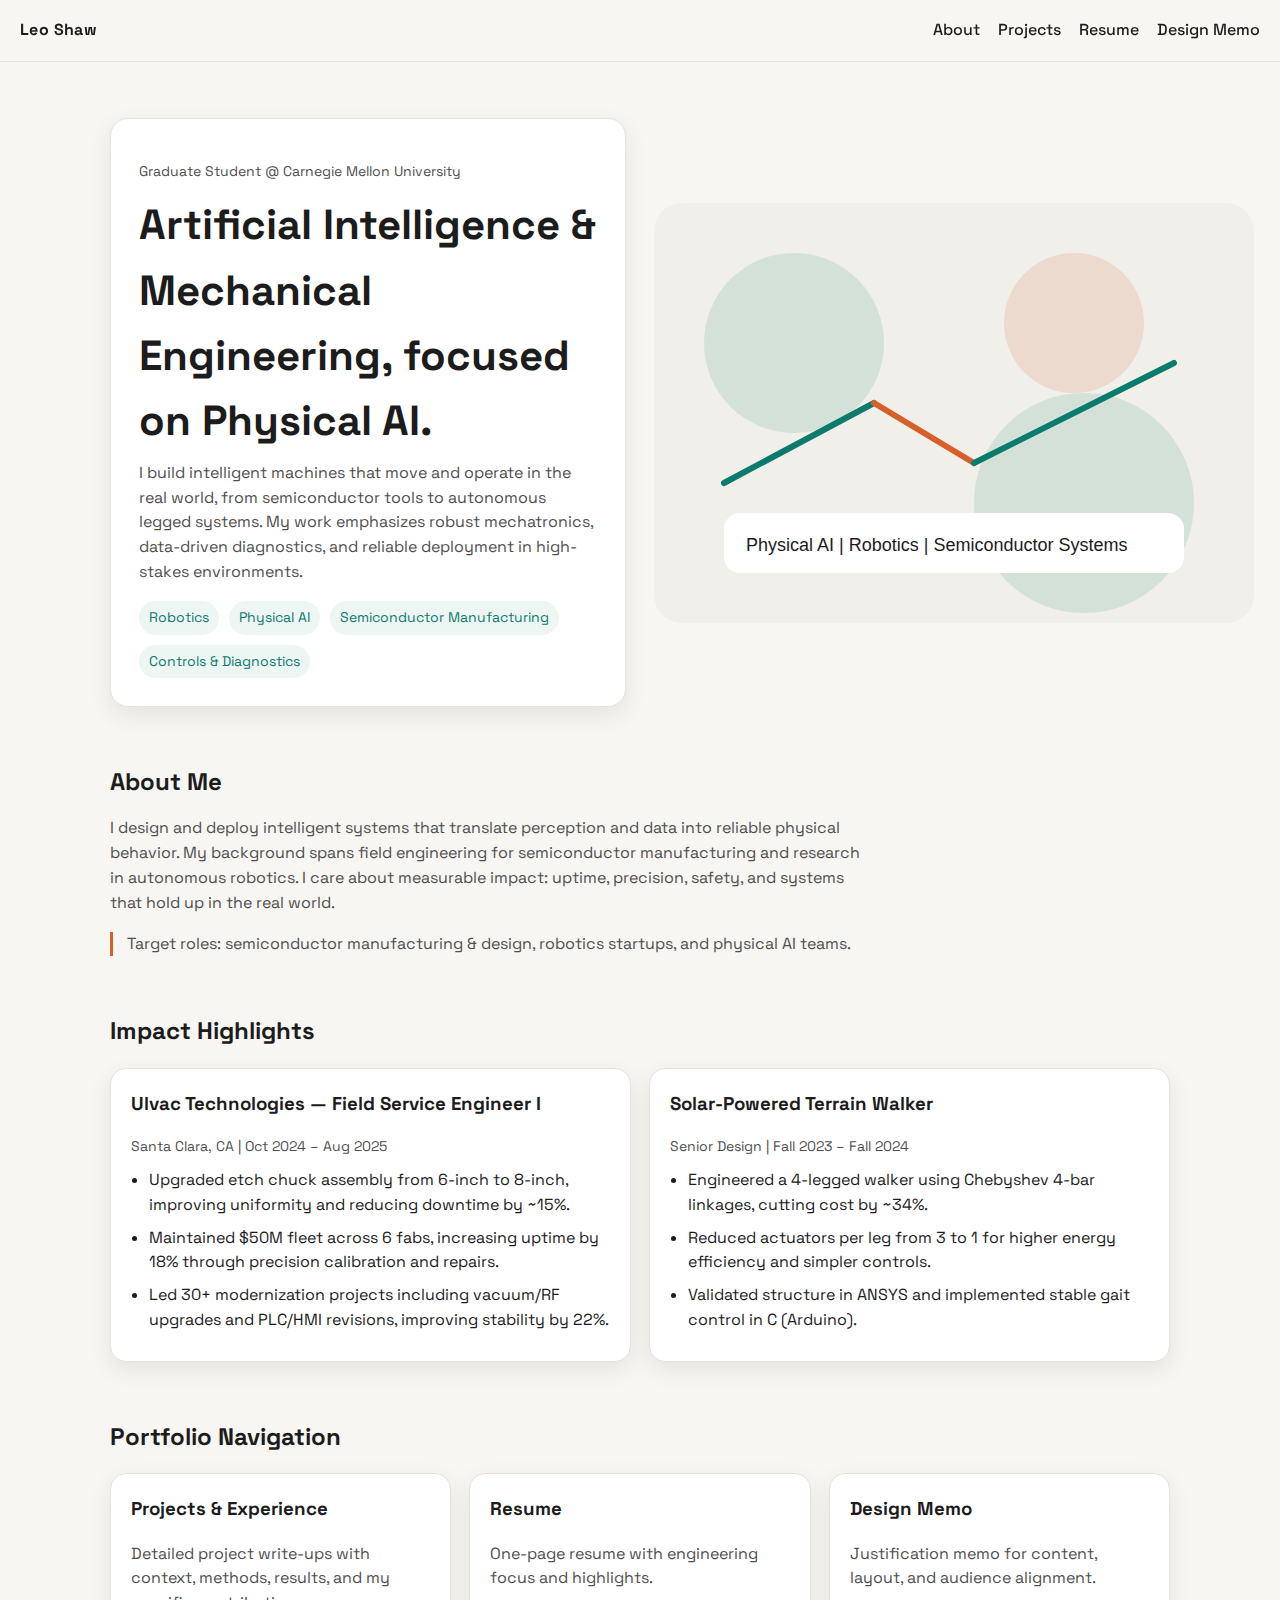
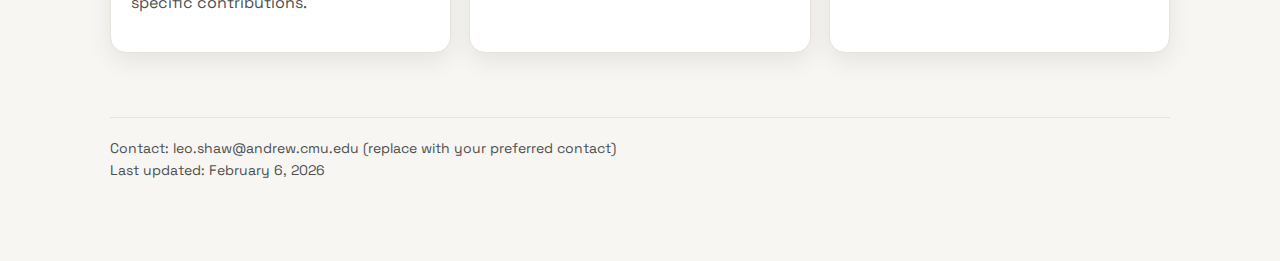
<file: index.html>
<!DOCTYPE html>
<html lang="en">
<head>
  <meta charset="UTF-8" />
  <meta name="viewport" content="width=device-width, initial-scale=1.0" />
  <title>Leo Shaw | Engineering Portfolio</title>
  <link rel="preconnect" href="https://fonts.googleapis.com">
  <link rel="preconnect" href="https://fonts.gstatic.com" crossorigin>
  <link href="https://fonts.googleapis.com/css2?family=Space+Grotesk:wght@400;500;600;700&display=swap" rel="stylesheet">
  <link rel="stylesheet" href="styles.css" />
</head>
<body>
  <nav class="nav">
    <div class="brand">Leo Shaw</div>
    <div class="nav-links">
      <a href="index.html">About</a>
      <a href="projects.html">Projects</a>
      <a href="resume.html">Resume</a>
      <a href="memo.html">Design Memo</a>
    </div>
  </nav>

  <main class="page">
    <section class="hero">
      <div class="hero-card">
        <p class="meta">Graduate Student @ Carnegie Mellon University</p>
        <h1 class="hero-title">Artificial Intelligence & Mechanical Engineering, focused on Physical AI.</h1>
        <p class="hero-sub">
          I build intelligent machines that move and operate in the real world, from semiconductor tools to
          autonomous legged systems. My work emphasizes robust mechatronics, data-driven diagnostics,
          and reliable deployment in high-stakes environments.
        </p>
        <div class="tag-row">
          <span class="tag">Robotics</span>
          <span class="tag">Physical AI</span>
          <span class="tag">Semiconductor Manufacturing</span>
          <span class="tag">Controls & Diagnostics</span>
        </div>
      </div>
      <img src="assets/hero.svg" alt="Abstract physical AI illustration" />
    </section>

    <section class="section">
      <h2>About Me</h2>
      <p>
        I design and deploy intelligent systems that translate perception and data into reliable physical behavior.
        My background spans field engineering for semiconductor manufacturing and research in autonomous robotics.
        I care about measurable impact: uptime, precision, safety, and systems that hold up in the real world.
      </p>
      <div class="callout">
        Target roles: semiconductor manufacturing & design, robotics startups, and physical AI teams.
      </div>
    </section>

    <section class="section">
      <h2>Impact Highlights</h2>
      <div class="grid">
        <div class="card">
          <h3>Ulvac Technologies — Field Service Engineer I</h3>
          <p class="meta">Santa Clara, CA | Oct 2024 – Aug 2025</p>
          <ul class="list">
            <li>Upgraded etch chuck assembly from 6-inch to 8-inch, improving uniformity and reducing downtime by ~15%.</li>
            <li>Maintained $50M fleet across 6 fabs, increasing uptime by 18% through precision calibration and repairs.</li>
            <li>Led 30+ modernization projects including vacuum/RF upgrades and PLC/HMI revisions, improving stability by 22%.</li>
          </ul>
        </div>
        <div class="card">
          <h3>Solar-Powered Terrain Walker</h3>
          <p class="meta">Senior Design | Fall 2023 – Fall 2024</p>
          <ul class="list">
            <li>Engineered a 4-legged walker using Chebyshev 4-bar linkages, cutting cost by ~34%.</li>
            <li>Reduced actuators per leg from 3 to 1 for higher energy efficiency and simpler controls.</li>
            <li>Validated structure in ANSYS and implemented stable gait control in C (Arduino).</li>
          </ul>
        </div>
      </div>
    </section>

    <section class="section">
      <h2>Portfolio Navigation</h2>
      <div class="grid">
        <div class="card">
          <h3>Projects & Experience</h3>
          <p>Detailed project write-ups with context, methods, results, and my specific contributions.</p>
        </div>
        <div class="card">
          <h3>Resume</h3>
          <p>One-page resume with engineering focus and highlights.</p>
        </div>
        <div class="card">
          <h3>Design Memo</h3>
          <p>Justification memo for content, layout, and audience alignment.</p>
        </div>
      </div>
    </section>

    <footer class="footer">
      <div>Contact: leo.shaw@andrew.cmu.edu (replace with your preferred contact)</div>
      <div>Last updated: February 6, 2026</div>
    </footer>
  </main>
</body>
</html>
</file>
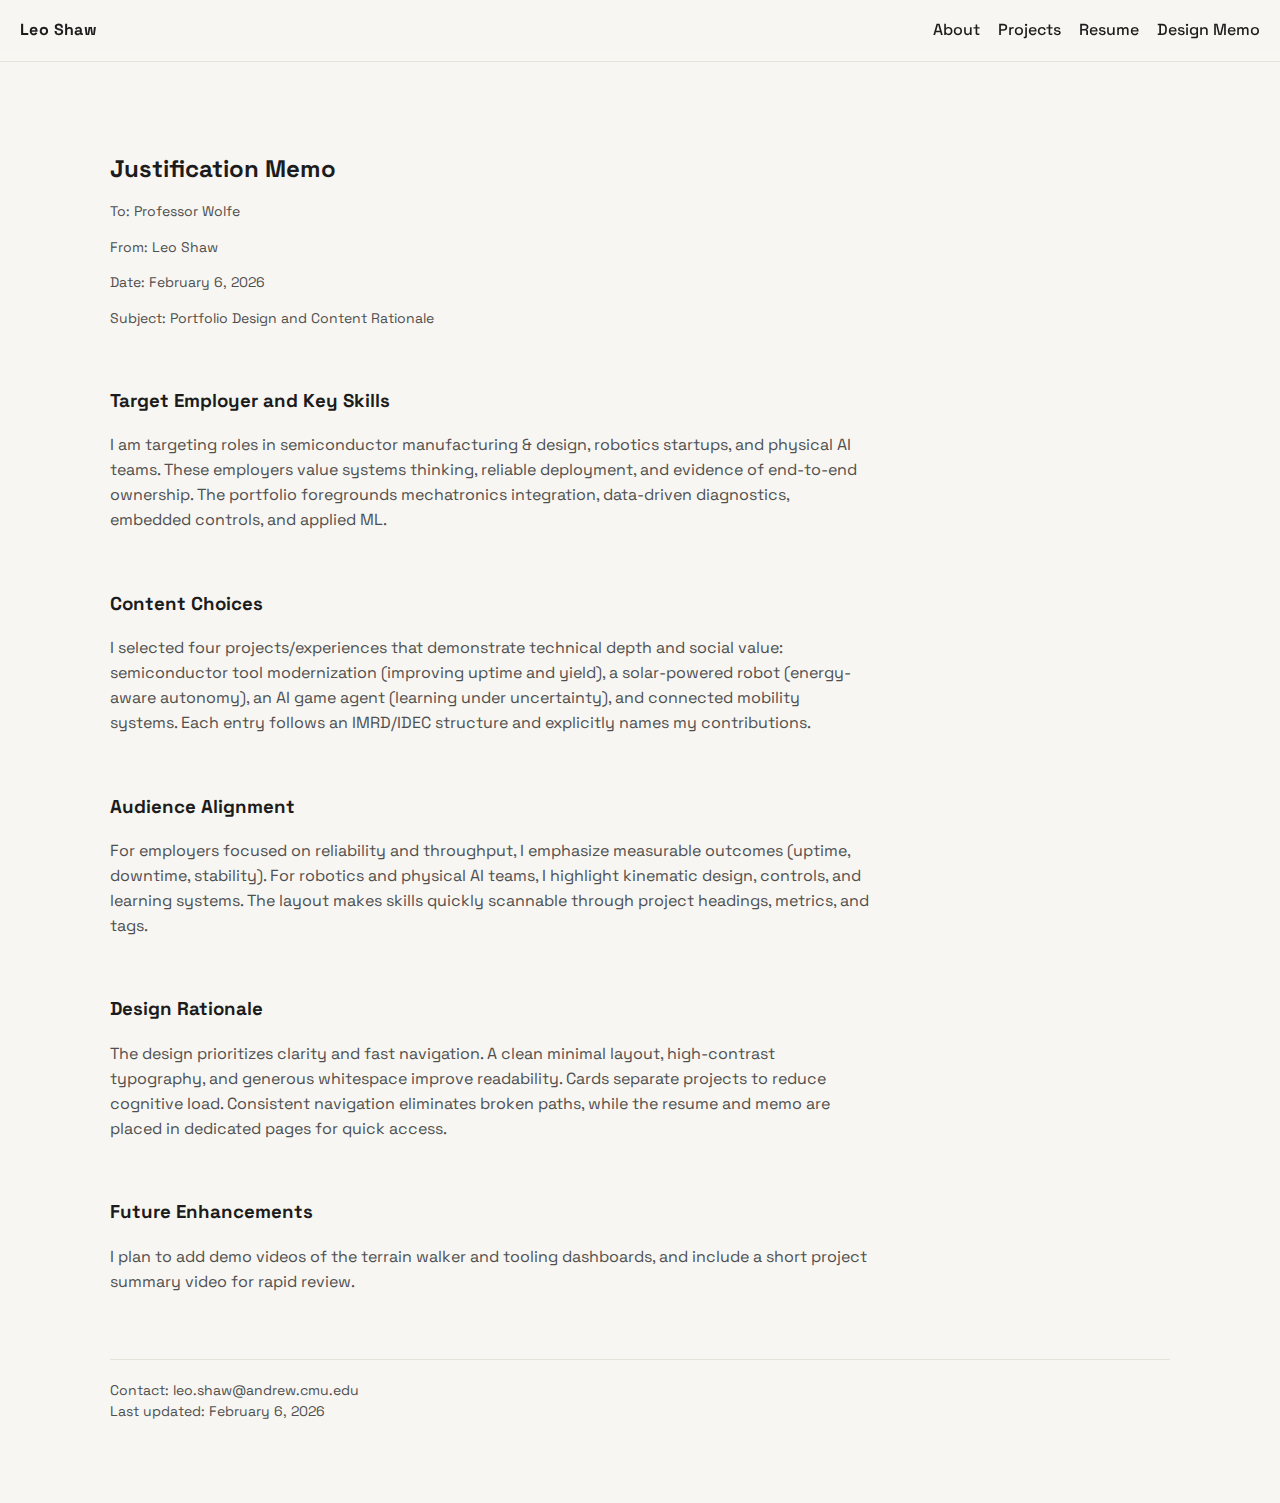
<file: memo.html>
<!DOCTYPE html>
<html lang="en">
<head>
  <meta charset="UTF-8" />
  <meta name="viewport" content="width=device-width, initial-scale=1.0" />
  <title>Design Memo | Leo Shaw</title>
  <link rel="preconnect" href="https://fonts.googleapis.com">
  <link rel="preconnect" href="https://fonts.gstatic.com" crossorigin>
  <link href="https://fonts.googleapis.com/css2?family=Space+Grotesk:wght@400;500;600;700&display=swap" rel="stylesheet">
  <link rel="stylesheet" href="styles.css" />
</head>
<body>
  <nav class="nav">
    <div class="brand">Leo Shaw</div>
    <div class="nav-links">
      <a href="index.html">About</a>
      <a href="projects.html">Projects</a>
      <a href="resume.html">Resume</a>
      <a href="memo.html">Design Memo</a>
    </div>
  </nav>

  <main class="page">
    <section class="section">
      <h2>Justification Memo</h2>
      <p class="meta">To: Professor Wolfe</p>
      <p class="meta">From: Leo Shaw</p>
      <p class="meta">Date: February 6, 2026</p>
      <p class="meta">Subject: Portfolio Design and Content Rationale</p>
    </section>

    <section class="section">
      <h3>Target Employer and Key Skills</h3>
      <p>
        I am targeting roles in semiconductor manufacturing & design, robotics startups, and physical AI teams.
        These employers value systems thinking, reliable deployment, and evidence of end-to-end ownership. The
        portfolio foregrounds mechatronics integration, data-driven diagnostics, embedded controls, and applied ML.
      </p>
    </section>

    <section class="section">
      <h3>Content Choices</h3>
      <p>
        I selected four projects/experiences that demonstrate technical depth and social value: semiconductor tool
        modernization (improving uptime and yield), a solar-powered robot (energy-aware autonomy), an AI game agent
        (learning under uncertainty), and connected mobility systems. Each entry follows an IMRD/IDEC structure and
        explicitly names my contributions.
      </p>
    </section>

    <section class="section">
      <h3>Audience Alignment</h3>
      <p>
        For employers focused on reliability and throughput, I emphasize measurable outcomes (uptime, downtime,
        stability). For robotics and physical AI teams, I highlight kinematic design, controls, and learning systems.
        The layout makes skills quickly scannable through project headings, metrics, and tags.
      </p>
    </section>

    <section class="section">
      <h3>Design Rationale</h3>
      <p>
        The design prioritizes clarity and fast navigation. A clean minimal layout, high-contrast typography, and
        generous whitespace improve readability. Cards separate projects to reduce cognitive load. Consistent
        navigation eliminates broken paths, while the resume and memo are placed in dedicated pages for quick access.
      </p>
    </section>

    <section class="section">
      <h3>Future Enhancements</h3>
      <p>
        I plan to add demo videos of the terrain walker and tooling dashboards, and include a short project summary
        video for rapid review.
      </p>
    </section>

    <footer class="footer">
      <div>Contact: leo.shaw@andrew.cmu.edu</div>
      <div>Last updated: February 6, 2026</div>
    </footer>
  </main>
</body>
</html>
</file>
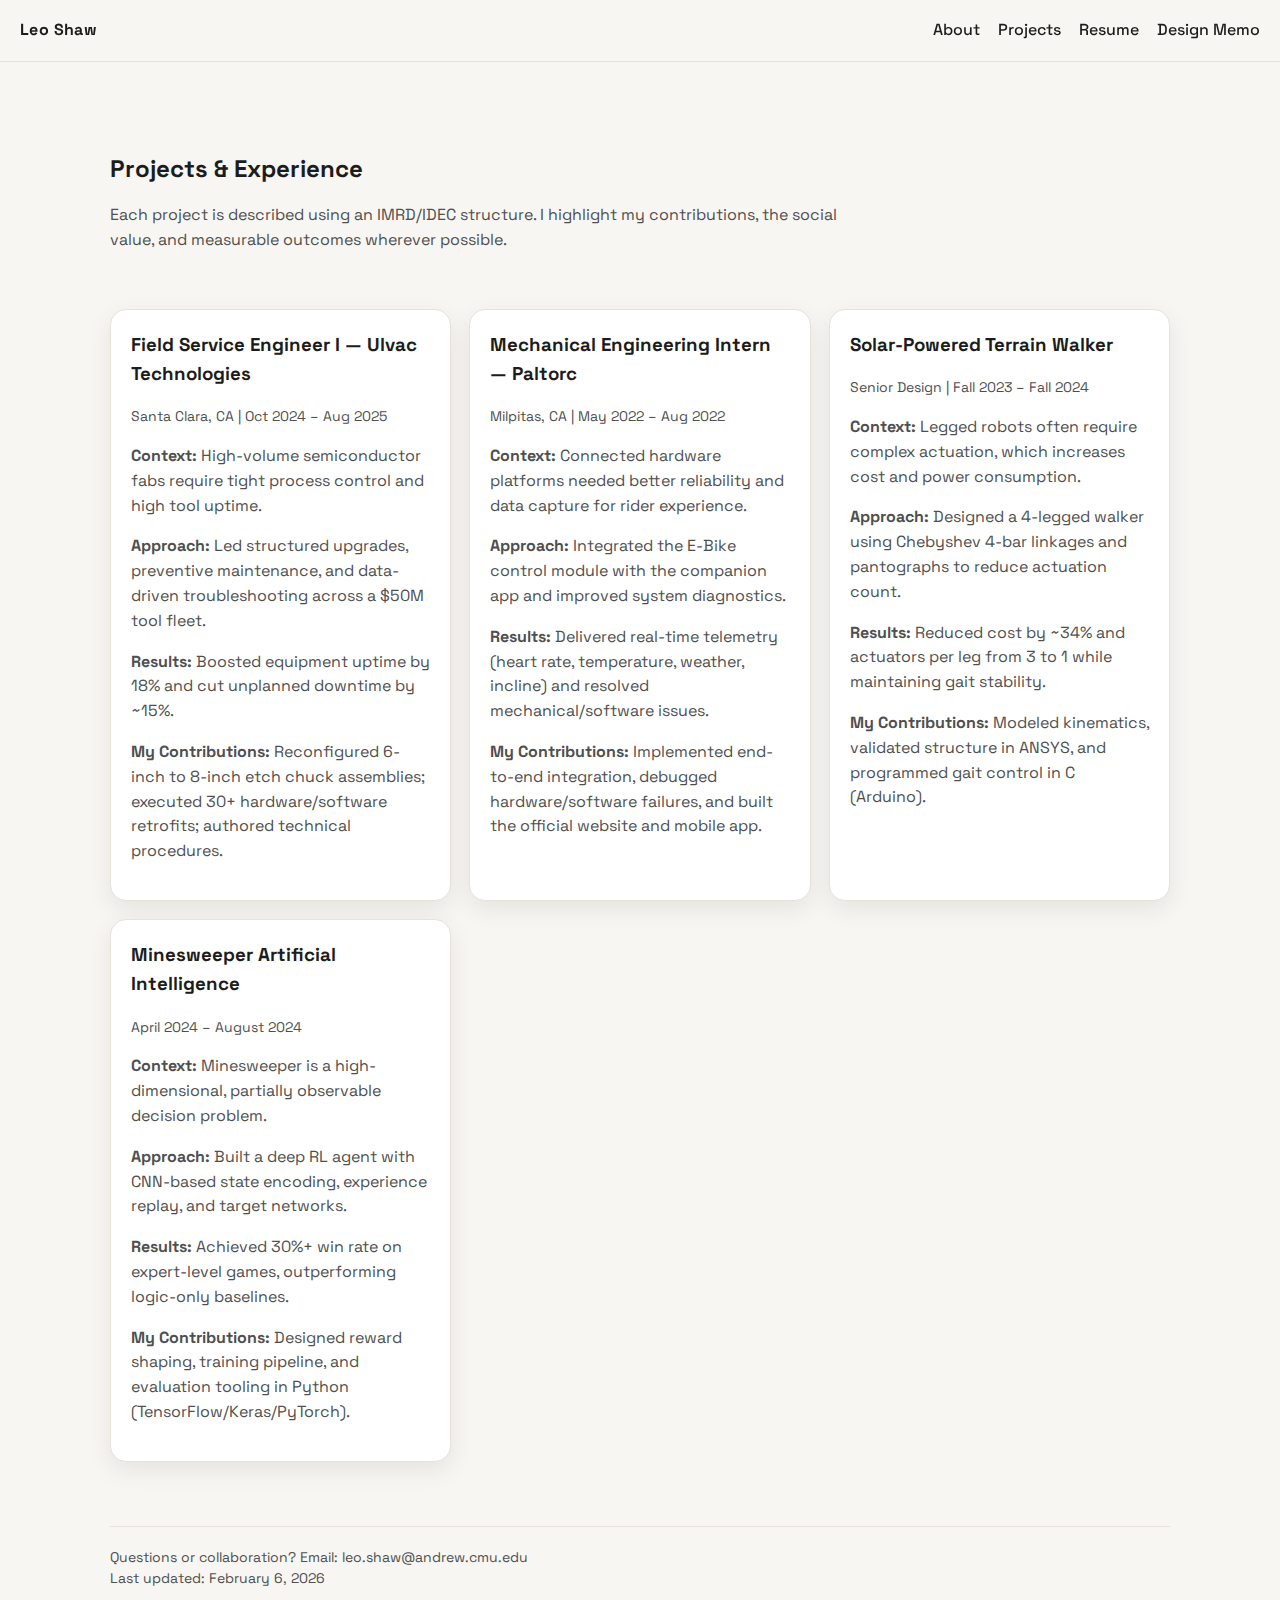
<file: projects.html>
<!DOCTYPE html>
<html lang="en">
<head>
  <meta charset="UTF-8" />
  <meta name="viewport" content="width=device-width, initial-scale=1.0" />
  <title>Projects | Leo Shaw</title>
  <link rel="preconnect" href="https://fonts.googleapis.com">
  <link rel="preconnect" href="https://fonts.gstatic.com" crossorigin>
  <link href="https://fonts.googleapis.com/css2?family=Space+Grotesk:wght@400;500;600;700&display=swap" rel="stylesheet">
  <link rel="stylesheet" href="styles.css" />
</head>
<body>
  <nav class="nav">
    <div class="brand">Leo Shaw</div>
    <div class="nav-links">
      <a href="index.html">About</a>
      <a href="projects.html">Projects</a>
      <a href="resume.html">Resume</a>
      <a href="memo.html">Design Memo</a>
    </div>
  </nav>

  <main class="page">
    <section class="section">
      <h2>Projects & Experience</h2>
      <p>
        Each project is described using an IMRD/IDEC structure. I highlight my contributions, the social value,
        and measurable outcomes wherever possible.
      </p>
    </section>

    <section class="section">
      <div class="grid">
        <article class="card">
          <h3>Field Service Engineer I — Ulvac Technologies</h3>
          <p class="meta">Santa Clara, CA | Oct 2024 – Aug 2025</p>
          <p><strong>Context:</strong> High-volume semiconductor fabs require tight process control and high tool uptime.</p>
          <p><strong>Approach:</strong> Led structured upgrades, preventive maintenance, and data-driven troubleshooting across a $50M tool fleet.</p>
          <p><strong>Results:</strong> Boosted equipment uptime by 18% and cut unplanned downtime by ~15%.</p>
          <p><strong>My Contributions:</strong> Reconfigured 6-inch to 8-inch etch chuck assemblies; executed 30+ hardware/software retrofits; authored technical procedures.</p>
        </article>

        <article class="card">
          <h3>Mechanical Engineering Intern — Paltorc</h3>
          <p class="meta">Milpitas, CA | May 2022 – Aug 2022</p>
          <p><strong>Context:</strong> Connected hardware platforms needed better reliability and data capture for rider experience.</p>
          <p><strong>Approach:</strong> Integrated the E-Bike control module with the companion app and improved system diagnostics.</p>
          <p><strong>Results:</strong> Delivered real-time telemetry (heart rate, temperature, weather, incline) and resolved mechanical/software issues.</p>
          <p><strong>My Contributions:</strong> Implemented end-to-end integration, debugged hardware/software failures, and built the official website and mobile app.</p>
        </article>

        <article class="card">
          <h3>Solar-Powered Terrain Walker</h3>
          <p class="meta">Senior Design | Fall 2023 – Fall 2024</p>
          <p><strong>Context:</strong> Legged robots often require complex actuation, which increases cost and power consumption.</p>
          <p><strong>Approach:</strong> Designed a 4-legged walker using Chebyshev 4-bar linkages and pantographs to reduce actuation count.</p>
          <p><strong>Results:</strong> Reduced cost by ~34% and actuators per leg from 3 to 1 while maintaining gait stability.</p>
          <p><strong>My Contributions:</strong> Modeled kinematics, validated structure in ANSYS, and programmed gait control in C (Arduino).</p>
        </article>

        <article class="card">
          <h3>Minesweeper Artificial Intelligence</h3>
          <p class="meta">April 2024 – August 2024</p>
          <p><strong>Context:</strong> Minesweeper is a high-dimensional, partially observable decision problem.</p>
          <p><strong>Approach:</strong> Built a deep RL agent with CNN-based state encoding, experience replay, and target networks.</p>
          <p><strong>Results:</strong> Achieved 30%+ win rate on expert-level games, outperforming logic-only baselines.</p>
          <p><strong>My Contributions:</strong> Designed reward shaping, training pipeline, and evaluation tooling in Python (TensorFlow/Keras/PyTorch).</p>
        </article>
      </div>
    </section>

    <footer class="footer">
      <div>Questions or collaboration? Email: leo.shaw@andrew.cmu.edu</div>
      <div>Last updated: February 6, 2026</div>
    </footer>
  </main>
</body>
</html>
</file>
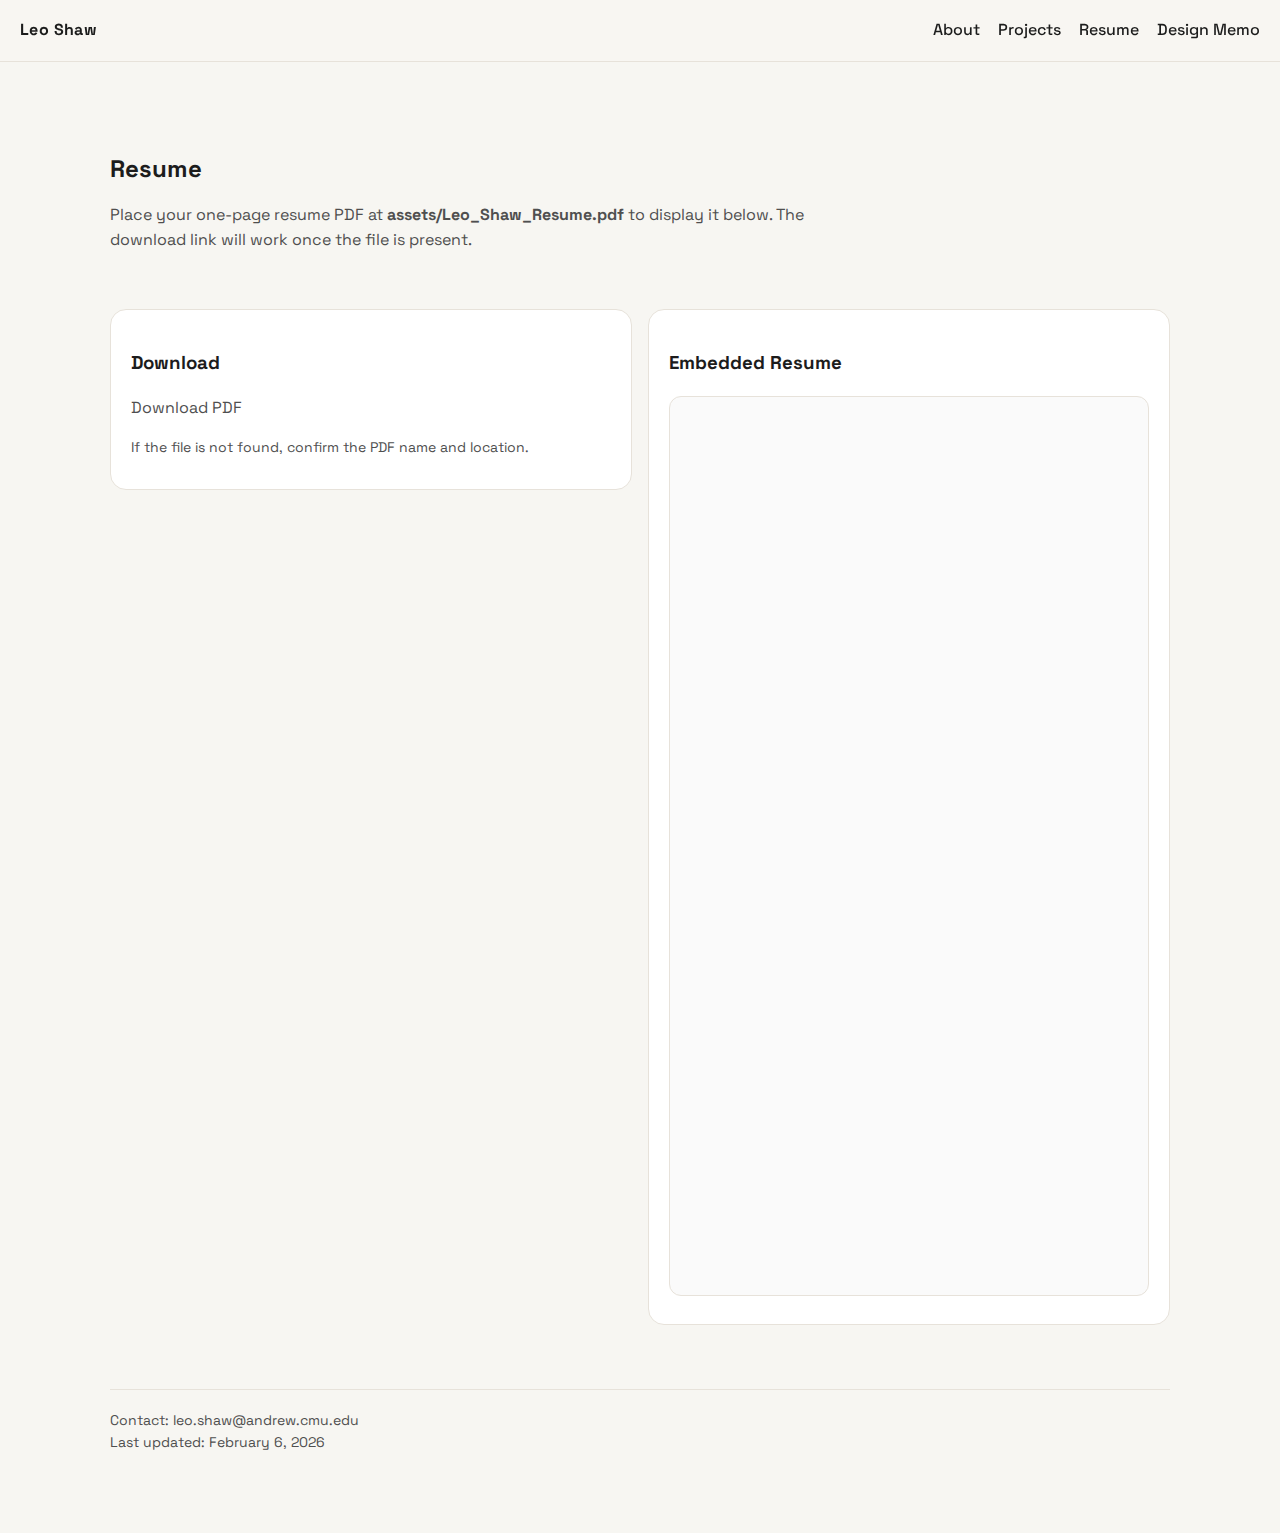
<file: resume.html>
<!DOCTYPE html>
<html lang="en">
<head>
  <meta charset="UTF-8" />
  <meta name="viewport" content="width=device-width, initial-scale=1.0" />
  <title>Resume | Leo Shaw</title>
  <link rel="preconnect" href="https://fonts.googleapis.com">
  <link rel="preconnect" href="https://fonts.gstatic.com" crossorigin>
  <link href="https://fonts.googleapis.com/css2?family=Space+Grotesk:wght@400;500;600;700&display=swap" rel="stylesheet">
  <link rel="stylesheet" href="styles.css" />
</head>
<body>
  <nav class="nav">
    <div class="brand">Leo Shaw</div>
    <div class="nav-links">
      <a href="index.html">About</a>
      <a href="projects.html">Projects</a>
      <a href="resume.html">Resume</a>
      <a href="memo.html">Design Memo</a>
    </div>
  </nav>

  <main class="page">
    <section class="section">
      <h2>Resume</h2>
      <p>
        Place your one-page resume PDF at <strong>assets/Leo_Shaw_Resume.pdf</strong> to display it below.
        The download link will work once the file is present.
      </p>
    </section>

    <section class="section resume-panel">
      <div class="resume-box">
        <h3>Download</h3>
        <p><a href="assets/Leo_Shaw_Resume.pdf">Download PDF</a></p>
        <p class="meta">If the file is not found, confirm the PDF name and location.</p>
      </div>
      <div class="resume-box">
        <h3>Embedded Resume</h3>
        <iframe class="embed" src="assets/Leo_Shaw_Resume.pdf" title="Leo Shaw Resume"></iframe>
      </div>
    </section>

    <footer class="footer">
      <div>Contact: leo.shaw@andrew.cmu.edu</div>
      <div>Last updated: February 6, 2026</div>
    </footer>
  </main>
</body>
</html>
</file>
<file: styles.css>
:root {
  --bg: #f7f6f2;
  --ink: #1c1c1c;
  --muted: #4f4f4f;
  --accent: #0a7b6c;
  --accent-2: #d75f2a;
  --card: #ffffff;
  --line: #e7e2da;
  --shadow: 0 8px 24px rgba(12, 12, 12, 0.08);
}

* {
  box-sizing: border-box;
}

html, body {
  margin: 0;
  padding: 0;
  font-family: "Space Grotesk", "Trebuchet MS", sans-serif;
  color: var(--ink);
  background: var(--bg);
  line-height: 1.55;
}

a {
  color: inherit;
  text-decoration: none;
}

a:hover {
  color: var(--accent);
}

.page {
  max-width: 1100px;
  margin: 0 auto;
  padding: 32px 20px 80px;
}

.nav {
  display: flex;
  align-items: center;
  justify-content: space-between;
  gap: 16px;
  padding: 18px 20px;
  position: sticky;
  top: 0;
  background: rgba(247, 246, 242, 0.9);
  backdrop-filter: blur(8px);
  border-bottom: 1px solid var(--line);
  z-index: 10;
}

.brand {
  font-weight: 700;
  letter-spacing: 0.4px;
}

.nav-links {
  display: flex;
  gap: 18px;
  flex-wrap: wrap;
  font-weight: 500;
}

.hero {
  display: grid;
  grid-template-columns: repeat(auto-fit, minmax(260px, 1fr));
  gap: 28px;
  align-items: center;
  margin-top: 24px;
}

.hero-card {
  background: var(--card);
  padding: 28px;
  border: 1px solid var(--line);
  border-radius: 18px;
  box-shadow: var(--shadow);
}

.hero-title {
  font-size: clamp(28px, 4vw, 42px);
  margin: 0 0 8px;
}

.hero-sub {
  color: var(--muted);
  margin: 0 0 16px;
}

.tag-row {
  display: flex;
  flex-wrap: wrap;
  gap: 10px;
}

.tag {
  background: #eef6f4;
  color: var(--accent);
  padding: 6px 10px;
  border-radius: 999px;
  font-size: 14px;
}

.section {
  margin-top: 56px;
}

.section h2 {
  font-size: 24px;
  margin-bottom: 12px;
}

.section p {
  color: var(--muted);
  max-width: 760px;
}

.grid {
  display: grid;
  grid-template-columns: repeat(auto-fit, minmax(260px, 1fr));
  gap: 18px;
  margin-top: 18px;
}

.card {
  background: var(--card);
  border: 1px solid var(--line);
  border-radius: 16px;
  padding: 20px;
  box-shadow: var(--shadow);
}

.card h3 {
  margin-top: 0;
}

.meta {
  color: var(--muted);
  font-size: 14px;
  margin-bottom: 10px;
}

.list {
  margin: 10px 0 0;
  padding-left: 18px;
}

.list li {
  margin-bottom: 8px;
}

.callout {
  border-left: 3px solid var(--accent-2);
  padding-left: 14px;
  margin-top: 12px;
  color: var(--muted);
}

.footer {
  margin-top: 64px;
  border-top: 1px solid var(--line);
  padding-top: 20px;
  color: var(--muted);
  font-size: 14px;
}

.resume-panel {
  display: grid;
  grid-template-columns: repeat(auto-fit, minmax(260px, 1fr));
  gap: 16px;
  align-items: start;
}

.resume-box {
  background: var(--card);
  border: 1px solid var(--line);
  border-radius: 16px;
  padding: 20px;
}

.embed {
  width: 100%;
  height: 900px;
  border: 1px solid var(--line);
  border-radius: 12px;
  background: #fafafa;
}

@media (max-width: 720px) {
  .nav {
    position: static;
  }
}
</file>
